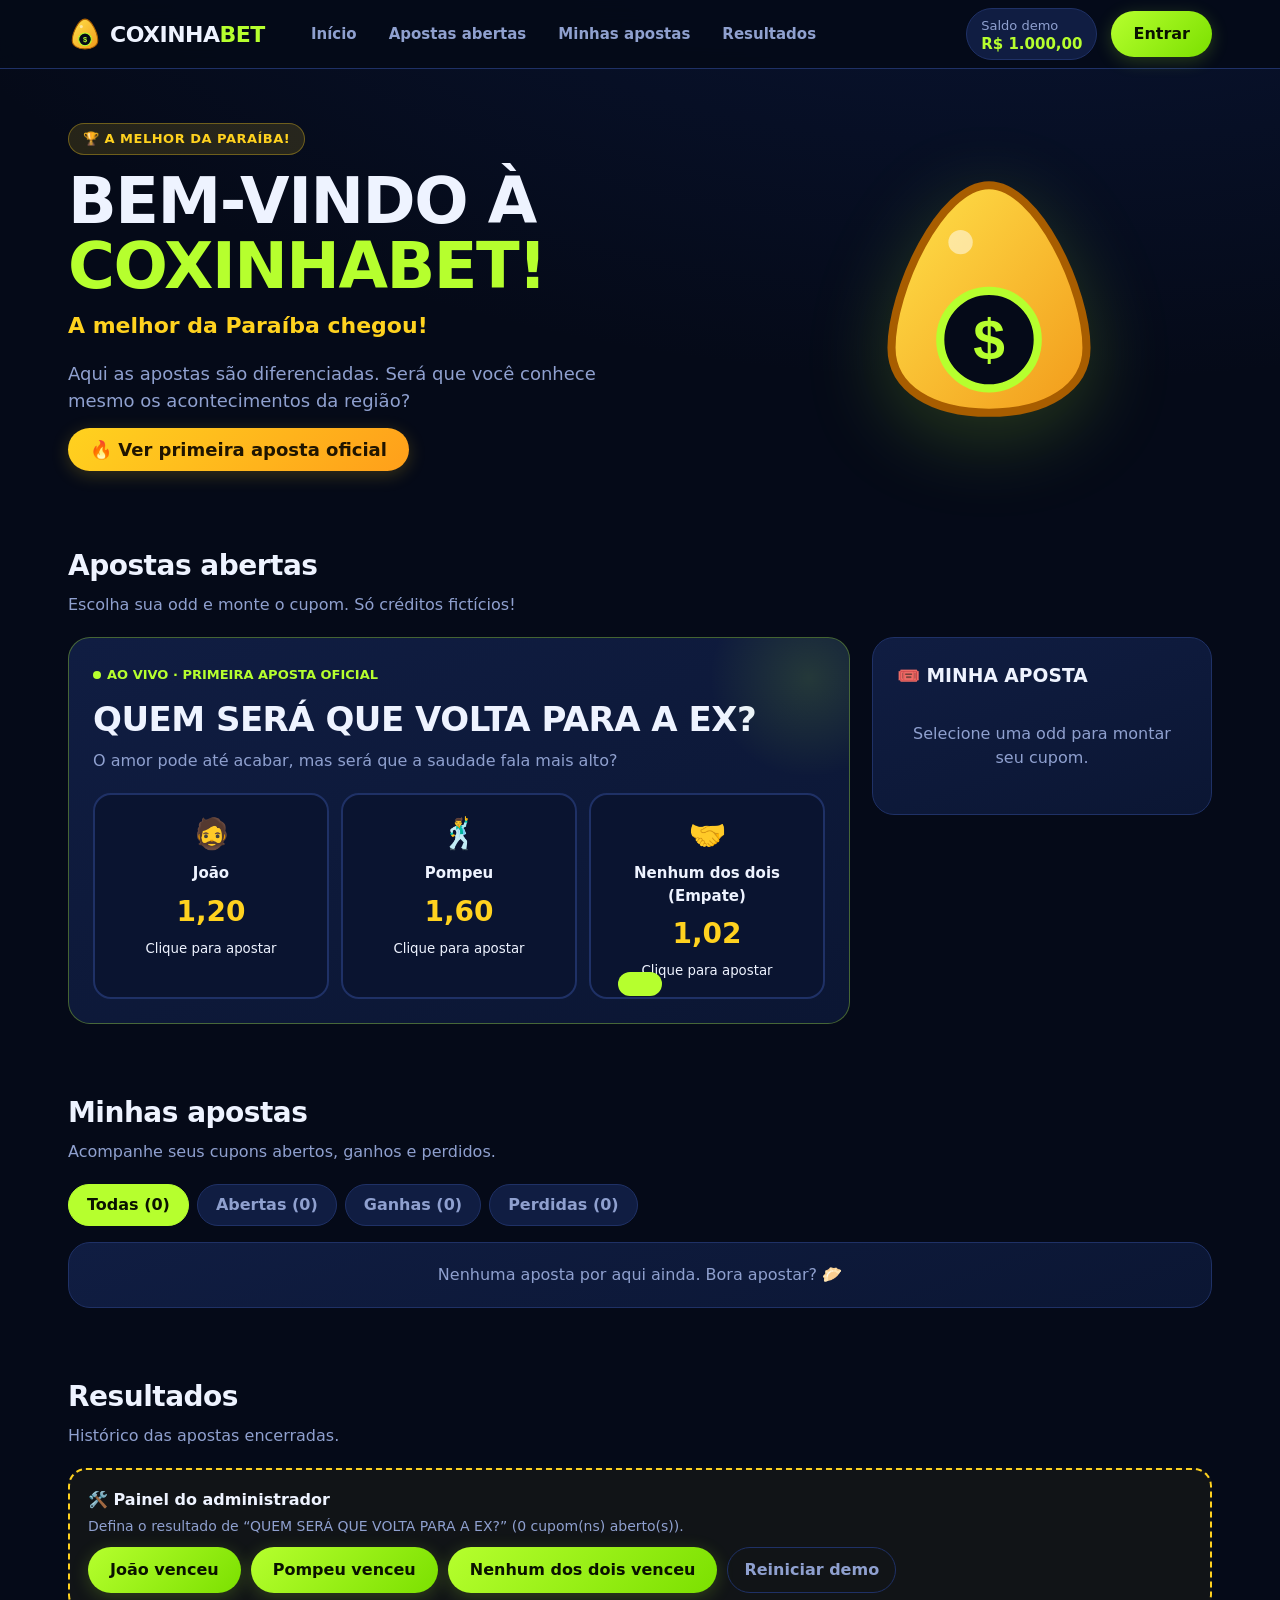
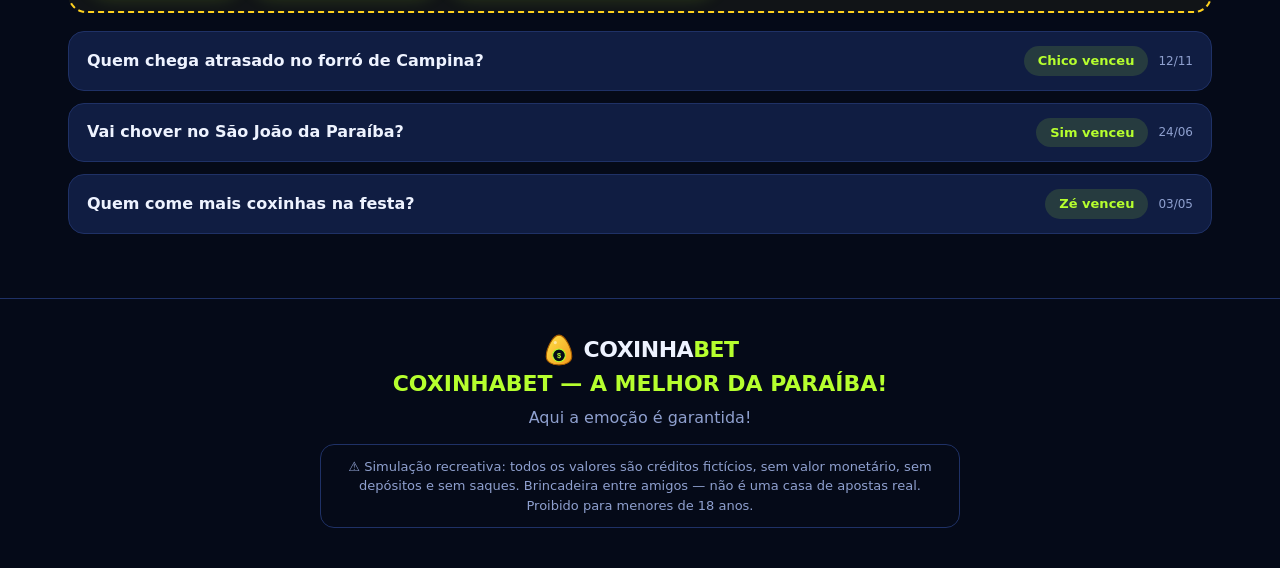
<file: index.html>
<!DOCTYPE html>
<html lang="pt-BR">
<head>
<meta charset="utf-8">
<meta name="viewport" content="width=device-width, initial-scale=1, viewport-fit=cover">
<meta name="description" content="COXINHABET — A melhor da Paraíba! Simulação recreativa com créditos fictícios.">
<link rel="icon" href="assets/favicon.svg" type="image/svg+xml">
<title>COXINHABET — A melhor da Paraíba!</title>
<link rel="stylesheet" href="css/style.css">
</head>
<body>
<header><div class="wrap bar">
  <a href="#inicio" class="logo" id="logo"></a>
  <nav><a href="#inicio">Início</a><a href="#apostas">Apostas abertas</a><a href="#minhas">Minhas apostas</a><a href="#resultados">Resultados</a></nav>
  <div class="sp"></div>
  <div class="saldo">Saldo demo<strong id="saldo">R$ 1.000,00</strong></div>
  <button class="btn" id="login">Entrar</button>
</div></header>
<div class="mnav"><a href="#inicio">Início</a><a href="#apostas">Apostas abertas</a><a href="#minhas">Minhas apostas</a><a href="#resultados">Resultados</a></div>

<main>
<div class="wrap" id="inicio"><div class="hero">
  <div>
    <span class="tag">🏆 A MELHOR DA PARAÍBA!</span>
    <h1>BEM-VINDO À <span>COXINHABET!</span></h1>
    <p class="big">A melhor da Paraíba chegou!</p>
    <p>Aqui as apostas são diferenciadas. Será que você conhece mesmo os acontecimentos da região?</p>
    <p style="margin-top:22px"><a class="btn y" href="#apostas">🔥 Ver primeira aposta oficial</a></p>
  </div>
  <div class="mascot" id="mascot"></div>
</div></div>

<section id="apostas"><div class="wrap">
  <h2>Apostas abertas</h2><p class="sub">Escolha sua odd e monte o cupom. Só créditos fictícios!</p>
  <div class="grid">
    <div class="card market" id="market"></div>
    <aside class="card slip" id="slip"></aside>
  </div>
</div></section>

<section id="minhas"><div class="wrap">
  <h2>Minhas apostas</h2><p class="sub">Acompanhe seus cupons abertos, ganhos e perdidos.</p>
  <div class="tabs" id="tabs"></div>
  <div class="list" id="mybets"></div>
</div></section>

<section id="resultados"><div class="wrap">
  <h2>Resultados</h2><p class="sub">Histórico das apostas encerradas.</p>
  <div class="admin" id="admin"></div>
  <div class="list" id="history"></div>
</div></section>
</main>

<footer><div class="wrap">
  <div class="logo" style="justify-content:center" id="logo2"></div>
  <h4>COXINHABET — A MELHOR DA PARAÍBA!</h4>
  <p>Aqui a emoção é garantida!</p>
  <p class="aviso">⚠️ Simulação recreativa: todos os valores são créditos fictícios, sem valor monetário, sem depósitos e sem saques. Brincadeira entre amigos — não é uma casa de apostas real. Proibido para menores de 18 anos.</p>
</div></footer>
<div class="toast" id="toast"></div>

<script src="js/app.js"></script>
</body>
</html>
</file>
<file: css/style.css>
:root{--bg:#050a18;--bg2:#0b1633;--card:#101d42;--line:#1f3166;--tx:#eef3ff;--mut:#8fa0cf;--lime:#b6ff2e;--yel:#ffd21f;--red:#ff5470;box-sizing:border-box;padding-top:env(safe-area-inset-top,0px);padding-bottom:env(safe-area-inset-bottom,0px)}
@media (prefers-color-scheme:dark){:root:not([data-theme="light"]){color-scheme:dark}}
html{scroll-behavior:smooth;scroll-padding-top:calc(76px + env(safe-area-inset-top,0px))}
*{box-sizing:border-box}
body{margin:0;background:radial-gradient(1200px 600px at 80% -10%,#14307a55,transparent),var(--bg);color:var(--tx);font-family:"Segoe UI",system-ui,Roboto,Arial,sans-serif;line-height:1.5}
a{color:inherit;text-decoration:none}
button{font:inherit;cursor:pointer;border:0;color:inherit}
.wrap{max-width:1180px;margin:auto;padding:0 18px}
header{position:sticky;top:env(safe-area-inset-top,0px);z-index:20;background:#050a18e6;backdrop-filter:blur(10px);border-bottom:1px solid var(--line)}
body::before{content:"";position:fixed;inset:0 0 auto;height:env(safe-area-inset-top,0px);background:#050a18;z-index:19}
.bar{display:flex;align-items:center;gap:14px;height:68px}
.logo{display:flex;align-items:center;gap:8px;font-weight:900;font-size:22px;letter-spacing:-.5px}
.logo b{color:var(--lime)}
nav{display:flex;gap:4px;margin-left:18px}
nav a{padding:8px 14px;border-radius:99px;color:var(--mut);font-weight:600;font-size:15px;transition:.2s}
nav a:hover{background:var(--card);color:var(--tx)}
.sp{flex:1}
.saldo{background:var(--card);border:1px solid var(--line);padding:7px 14px;border-radius:99px;font-size:13px;color:var(--mut);white-space:nowrap}
.saldo strong{display:block;color:var(--lime);font-size:15px;line-height:1.1}
.btn{background:linear-gradient(135deg,var(--lime),#7be000);color:#0a1200;font-weight:800;padding:11px 22px;border-radius:99px;transition:.2s;box-shadow:0 4px 18px #b6ff2e33}
.btn:hover{transform:translateY(-2px);box-shadow:0 8px 24px #b6ff2e55}
.btn:disabled{opacity:.4;cursor:not-allowed;transform:none;box-shadow:none}
.btn.y{background:linear-gradient(135deg,var(--yel),#ff9f1a);color:#201500;box-shadow:0 4px 18px #ffd21f33}
.ghost{background:transparent;border:1px solid var(--line);padding:9px 16px;border-radius:99px;color:var(--mut);font-weight:600}
.ghost:hover{border-color:var(--lime);color:var(--lime)}
.hero{padding:54px 0 30px;display:grid;grid-template-columns:1.2fr .8fr;gap:30px;align-items:center}
.tag{display:inline-block;background:#ffd21f22;color:var(--yel);border:1px solid #ffd21f55;padding:5px 14px;border-radius:99px;font-size:13px;font-weight:700;letter-spacing:.5px}
h1{font-size:clamp(34px,6vw,64px);line-height:1.02;margin:14px 0 10px;letter-spacing:-1.5px}
h1 span{color:var(--lime)}
.hero p{color:var(--mut);font-size:18px;max-width:560px}
.hero .big{font-size:22px;color:var(--yel);font-weight:800;margin:0 0 8px}
.mascot{justify-self:center;animation:fl 3.5s ease-in-out infinite;filter:drop-shadow(0 20px 40px #b6ff2e33)}
@keyframes fl{50%{transform:translateY(-14px) rotate(3deg)}}
h2{font-size:28px;margin:0 0 6px;letter-spacing:-.5px}
.sub{color:var(--mut);margin:0 0 20px}
section{padding:34px 0}
.grid{display:grid;grid-template-columns:1fr 340px;gap:22px;align-items:start}
.card{background:linear-gradient(160deg,var(--card),var(--bg2));border:1px solid var(--line);border-radius:22px;padding:24px}
.market{position:relative;overflow:hidden;border-color:#b6ff2e55}
.market::after{content:"";position:absolute;right:-60px;top:-60px;width:200px;height:200px;background:radial-gradient(#b6ff2e22,transparent 70%)}
.live{display:inline-flex;gap:6px;align-items:center;color:var(--lime);font-weight:800;font-size:13px}
.live i{width:8px;height:8px;border-radius:50%;background:var(--lime);animation:pu 1.2s infinite}
@keyframes pu{50%{opacity:.2;transform:scale(1.6)}}
.market h3{font-size:clamp(24px,4vw,34px);margin:8px 0 4px;letter-spacing:-.5px}
.opts{display:grid;grid-template-columns:repeat(3,1fr);gap:12px;margin-top:20px}
.opt{background:#0a1430;border:2px solid var(--line);border-radius:18px;padding:16px 10px;text-align:center;transition:.2s;display:flex;flex-direction:column;gap:6px;align-items:center}
.opt:hover:not(:disabled){border-color:var(--yel);transform:translateY(-3px)}
.opt .n{font-weight:700;font-size:15px}
.opt .o{font-size:28px;font-weight:900;color:var(--yel)}
.opt.sel{background:linear-gradient(160deg,#b6ff2e,#6fd400);border-color:var(--lime);color:#0a1200;animation:pop .35s}
.opt.sel .o{color:#0a1200}
.opt.win{border-color:var(--lime);box-shadow:0 0 0 3px #b6ff2e55}
.opt:disabled{cursor:not-allowed;opacity:.6}
@keyframes pop{40%{transform:scale(1.07)}}
.slip{position:sticky;top:84px}
.slip h3{margin:0 0 12px;display:flex;justify-content:space-between;align-items:center}
.empty{color:var(--mut);text-align:center;padding:20px 0}
.row{display:flex;justify-content:space-between;padding:7px 0;color:var(--mut);font-size:15px}
.row b{color:var(--tx)}.row .g{color:var(--lime)}
.inp{width:100%;background:#0a1430;border:2px solid var(--line);border-radius:14px;padding:12px 14px;color:var(--tx);font-size:18px;font-weight:700;margin:8px 0}
.inp:focus{outline:0;border-color:var(--lime)}
.chips{display:flex;gap:6px;margin-bottom:8px}
.chips button{flex:1;background:var(--bg2);border:1px solid var(--line);padding:6px;border-radius:99px;font-size:13px;font-weight:700}
.chips button:hover{border-color:var(--yel);color:var(--yel)}
.tabs{display:flex;gap:8px;flex-wrap:wrap;margin-bottom:16px}
.tabs button{background:var(--card);border:1px solid var(--line);padding:8px 18px;border-radius:99px;font-weight:700;color:var(--mut);transition:.2s}
.tabs .on{background:var(--lime);color:#0a1200;border-color:var(--lime)}
.list{display:grid;gap:12px}
.bet{display:grid;grid-template-columns:1.4fr repeat(3,1fr) auto;gap:10px;align-items:center;background:var(--card);border:1px solid var(--line);border-radius:16px;padding:14px 18px;animation:in .4s}
@keyframes in{from{opacity:0;transform:translateY(10px)}}
.bet small{display:block;color:var(--mut);font-size:12px}
.st{padding:5px 14px;border-radius:99px;font-size:13px;font-weight:800;text-align:center}
.st.open{background:#ffd21f22;color:var(--yel)}.st.won{background:#b6ff2e22;color:var(--lime)}.st.lost{background:#ff547022;color:var(--red)}
.admin{border:2px dashed var(--yel);border-radius:18px;padding:18px;margin-bottom:18px;background:#ffd21f0d}
.admin .bt{display:flex;gap:10px;flex-wrap:wrap;margin-top:10px}
.toast{position:fixed;left:50%;bottom:calc(24px + env(safe-area-inset-bottom,0px));transform:translate(-50%,120px);background:var(--lime);color:#0a1200;font-weight:800;padding:12px 22px;border-radius:99px;transition:.35s;z-index:50;max-width:90%;text-align:center}
.toast.show{transform:translate(-50%,0)}
footer{border-top:1px solid var(--line);margin-top:30px;padding:34px 0;text-align:center;background:#03071300}
footer h4{font-size:22px;margin:0;color:var(--lime)}
footer p{color:var(--mut);margin:6px auto;max-width:640px}
.aviso{font-size:13px;border:1px solid var(--line);padding:12px;border-radius:14px;margin-top:14px!important}
@media(max-width:900px){.hero,.grid{grid-template-columns:1fr}.mascot{display:none}.slip{position:static}nav{display:none}.bet{grid-template-columns:1fr 1fr}.bar{gap:8px}.logo{font-size:18px}}
@media(max-width:520px){.opts{grid-template-columns:1fr}.opt{flex-direction:row;justify-content:space-between;padding:14px 18px}.saldo{font-size:11px;padding:5px 10px}.btn{padding:9px 14px;font-size:14px}}
.mnav{display:none;position:sticky;top:calc(68px + env(safe-area-inset-top,0px));z-index:15;background:var(--bg2);overflow-x:auto;gap:6px;padding:8px 18px;border-bottom:1px solid var(--line)}
.mnav a{white-space:nowrap;padding:6px 14px;border-radius:99px;background:var(--card);font-size:14px;font-weight:600}
@media(max-width:900px){.mnav{display:flex}html{scroll-padding-top:130px}}
</file>
